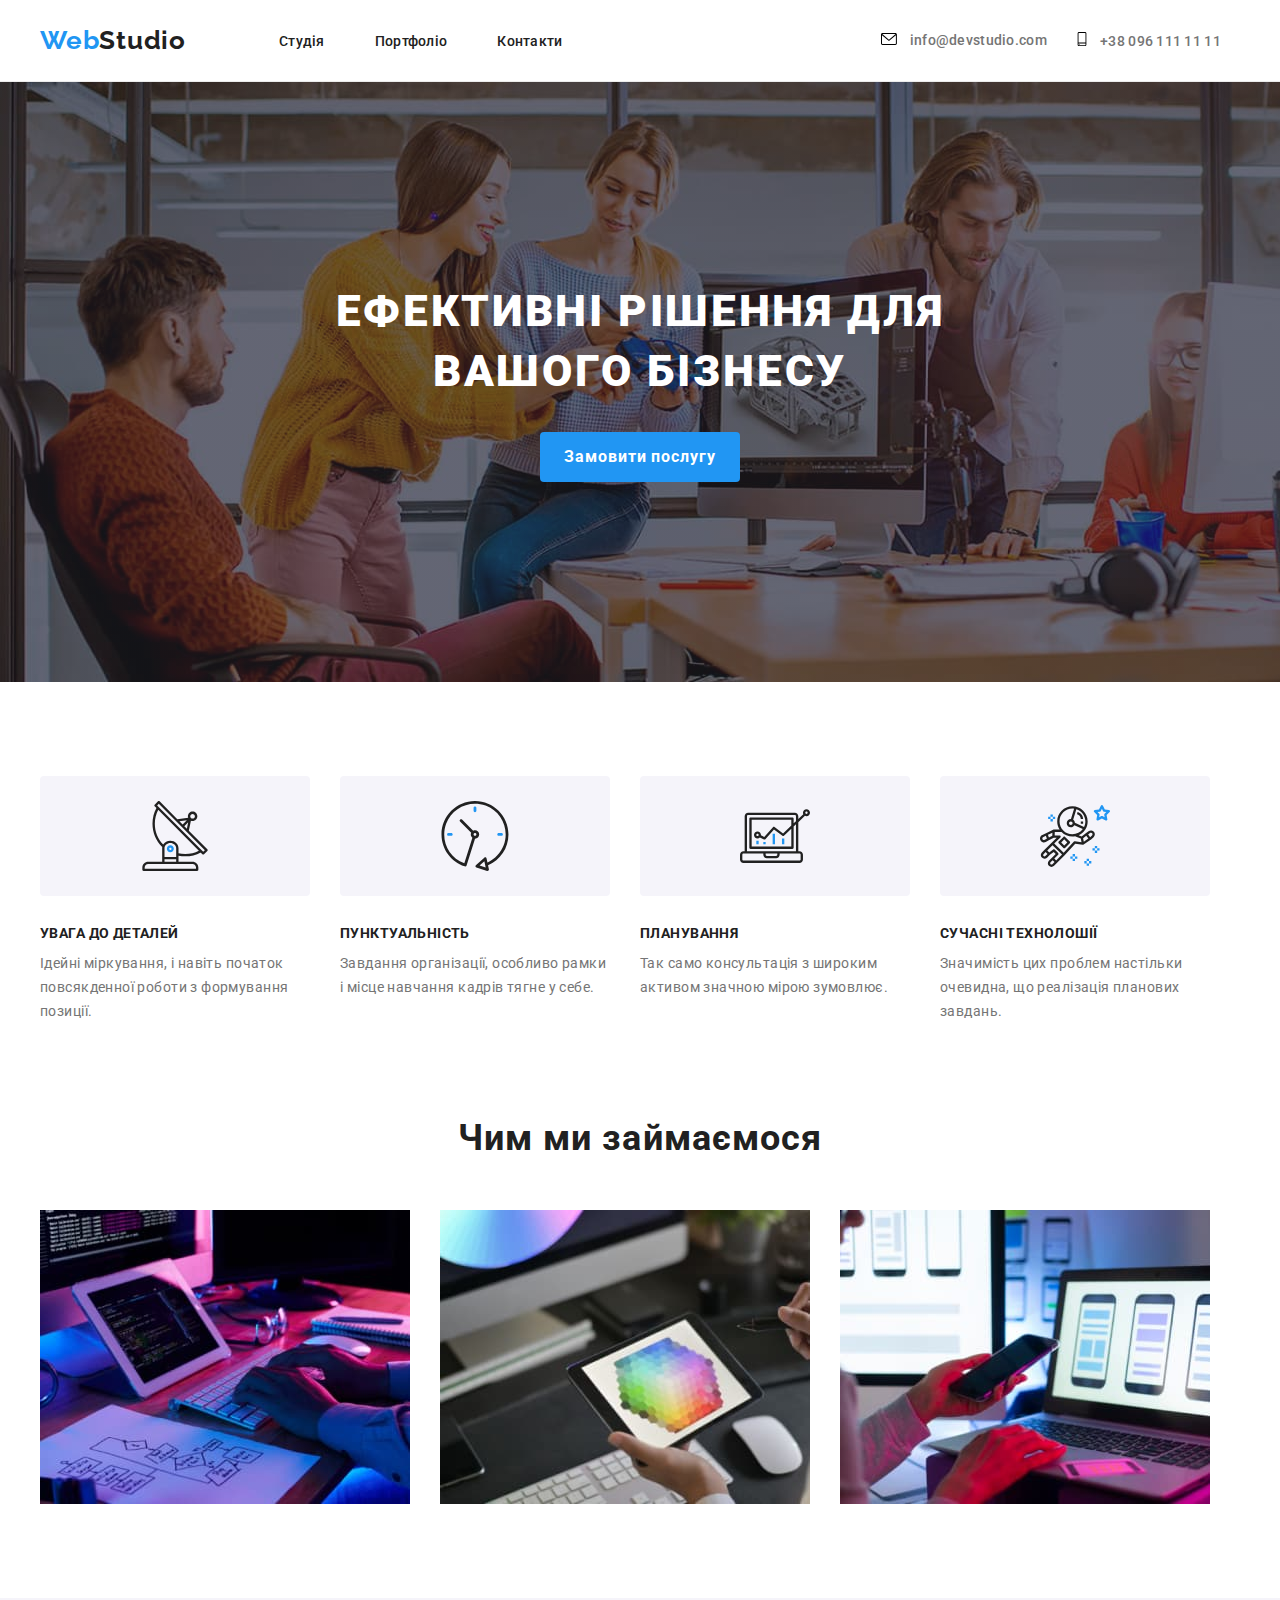
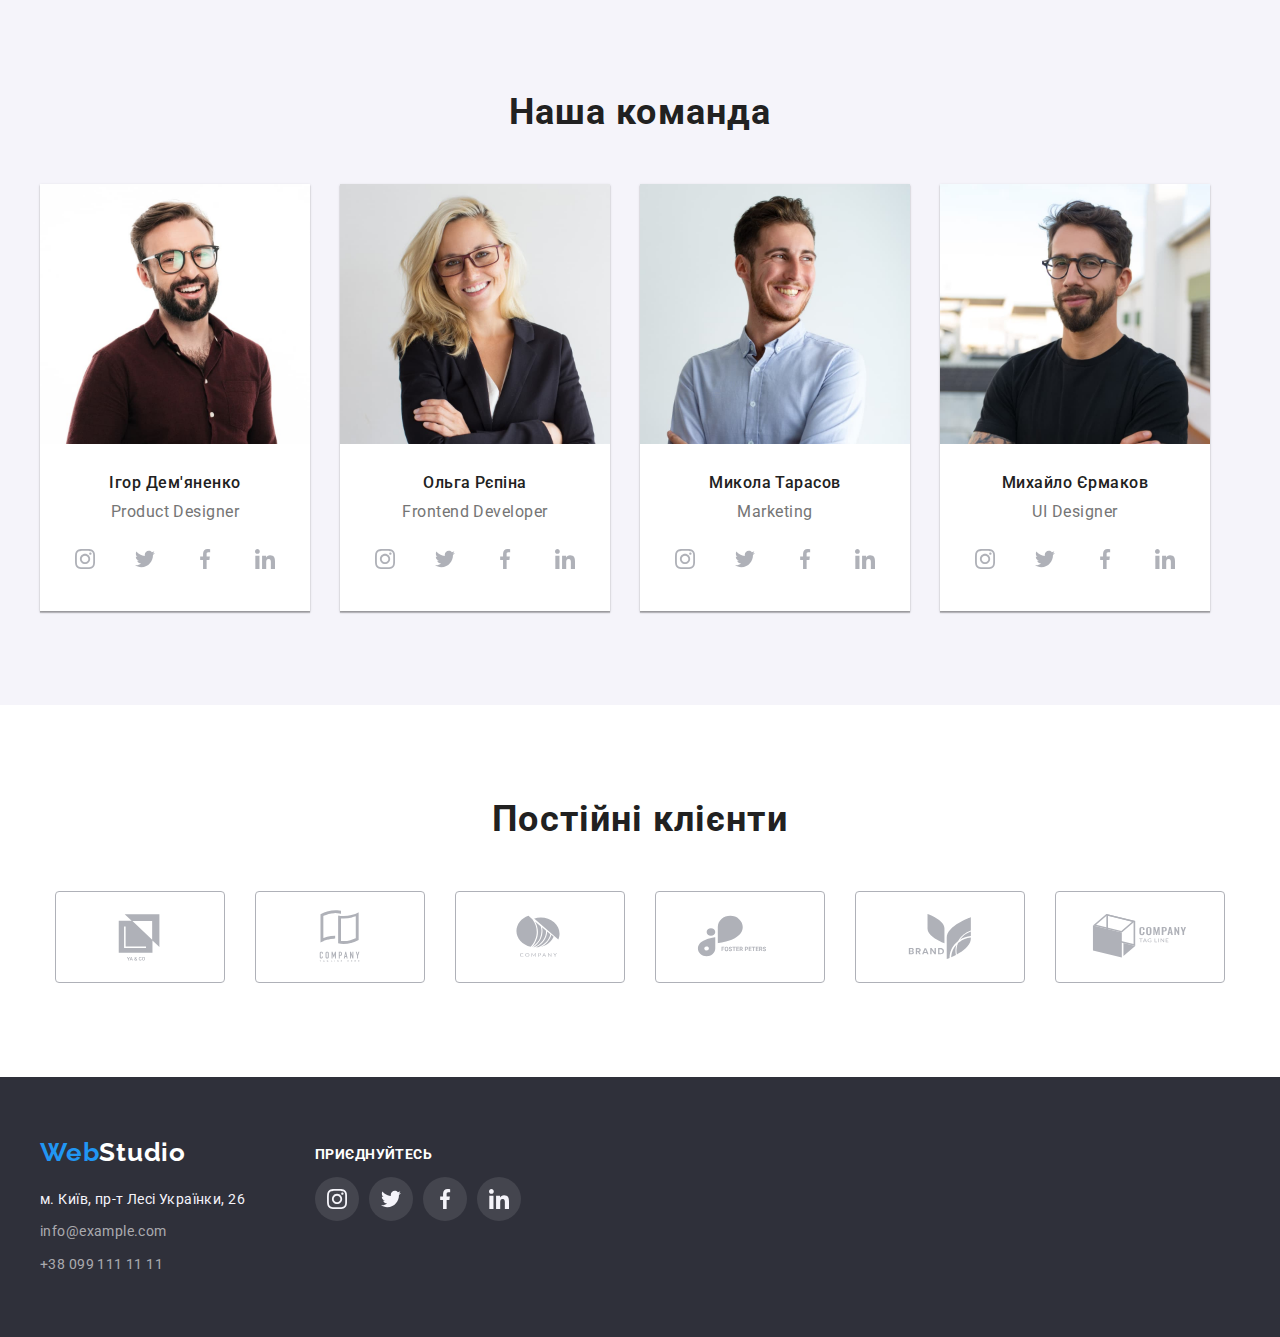
<file: index.html>
<!DOCTYPE html>
<html lang="uk">
  <head>
    <meta charset="UTF-8" />
    <meta http-equiv="X-UA-Compatible" content="IE=edge" />
    <meta name="viewport" content="width=device-width, initial-scale=1.0" />

    <link rel="preconnect" href="https://fonts.googleapis.com" />
    <link rel="preconnect" href="https://fonts.gstatic.com" crossorigin />
    <link
      href="https://fonts.googleapis.com/css2?family=Raleway:wght@700&family=Roboto:wght@400;500;700;900&display=swap"
      rel="stylesheet"
    />

    <link
      rel="stylesheet"
      href="https://cdnjs.cloudflare.com/ajax/libs/modern-normalize/1.1.0/modern-normalize.min.css"
    />
    <link rel="stylesheet" href="./css/styles.css" />
    <title>Студія</title>
  </head>

  <body>
    <header class="page-header">
      <div class="container head-container">
        <nav class="navigation">
          <a class="logo-link" href="./index.html" lang="eu"
            ><span class="logo">Web</span>Studio</a
          >
          <ul class="navigation-list">
            <li class="item">
              <a class="header-link" href="./index.html">Студія</a>
            </li>
            <li class="item">
              <a class="header-link" href="./portfolio.html">Портфоліо</a>
            </li>
            <li class="item">
              <a class="header-link" href="#">Контакти</a>
            </li>
          </ul>
        </nav>
        <ul class="hed-adrr">
          <li class="hed-adrr-item">
            <a class="header-address-link" href="mailto:info@devstudio.com">
              <svg class="hed-adrr-svg-envelope" width="16" height="12">
                <use href="./images/icons.svg#icon-envelope"></use>
              </svg>
              info@devstudio.com</a
            >
          </li>
          <li class="hed-adrr-item">
            <a class="header-address-link" href="tel:+380961111111">
              <svg class="hed-adrr-svg-smartphone" width="10" height="14">
                <use href="./images/icons.svg#icon-smartphone"></use>
              </svg>
              +38 096 111 11 11</a
            >
          </li>
        </ul>
      </div>
    </header>
    <main>
      <section class="main-section">
        <div class="container hero-container">
          <h1 class="hero-title">Ефективні рішення для <br />вашого бізнесу</h1>
          <button class="button" type="button">Замовити послугу</button>
        </div>
      </section>
      <section class="section benefits-section">
        <div class="container">
          <h2 class="visually-hidden">Переваги студії</h2>
          <ul class="benefits-list">
            <li class="list benefits-list-item">
              <div class="benefits-list-box">
                <svg class="benefits-list-item-icon" width="70" height="70">
                  <use href="./images/icons.svg#icon-antenna"></use>
                </svg>
              </div>
              <h3 class="main-title">Увага до деталей</h3>
              <p class="main-subtitle">
                Ідейні міркування, і навіть початок повсякденної роботи з
                формування позиції.
              </p>
            </li>
            <li class="list benefits-list-item">
              <div class="benefits-list-box">
                <svg class="benefits-list-item-icon" width="70" height="70">
                  <use href="./images/icons.svg#icon-clock"></use>
                </svg>
              </div>
              <h3 class="main-title">Пунктуальність</h3>
              <p class="main-subtitle">
                Завдання організації, особливо рамки і місце навчання кадрів
                тягне у себе.
              </p>
            </li>
            <li class="list benefits-list-item">
              <div class="benefits-list-box">
                <svg class="benefits-list-item-icon" width="70" height="70">
                  <use href="./images/icons.svg#icon-diagram"></use>
                </svg>
              </div>
              <h3 class="main-title">Планування</h3>
              <p class="main-subtitle">
                Так само консультація з широким активом значною мірою зумовлює.
              </p>
            </li>
            <li class="list benefits-list-item">
              <div class="benefits-list-box">
                <svg class="benefits-list-item-icon" width="70" height="70">
                  <use href="./images/icons.svg#icon-astronaut"></use>
                </svg>
              </div>
              <h3 class="main-title">Сучасні технолошії</h3>
              <p class="main-subtitle">
                Значимість цих проблем настільки очевидна, що реалізація
                планових завдань.
              </p>
            </li>
          </ul>
        </div>
      </section>
      <section class="section">
        <div class="container">
          <h2 class="activities">Чим ми займаємося</h2>
          <ul class="list list-activites">
            <li class="list-item-activites">
              <img
                src="./images/slide/slide.jpg"
                alt="гаджети на столі"
                width="370"
                height="294"
              />
            </li>
            <li class="list-item-activites">
              <img
                src="./images/slide/slide2.jpg"
                alt="гаджети на столі"
                width="370"
                height="294"
              />
            </li>
            <li class="list-item-activites">
              <img
                src="./images/slide/slide3.jpg"
                alt="гаджети на столі"
                width="370"
                height="294"
              />
            </li>
          </ul>
        </div>
      </section>
      <section class="section-team">
        <div class="container">
          <h2 class="main-team">Наша команда</h2>
          <ul class="list main-team-list">
            <li class="team-item">
              <img
                class="img-workers"
                src="./images/our-team/img.jpg"
                alt="фотокартка працівника"
                width="270"
                height="260"
              />
              <div class="team-container">
                <h3 class="workers">Ігор Дем'яненко</h3>
                <p class="professions" lang="en">Product Designer</p>
                <ul class="socials-list">
                  <li class="socials-item">
                    <a class="socials-link" href="#">
                      <svg width="20" height="20">
                        <use href="./images/icons.svg#icon-instagram"></use>
                      </svg>
                    </a>
                  </li>
                  <li class="socials-item">
                    <a class="socials-link" href="#">
                      <svg width="20" height="20">
                        <use href="./images/icons.svg#icon-twitter"></use>
                      </svg>
                    </a>
                  </li>
                  <li class="socials-item">
                    <a class="socials-link" href="#">
                      <svg width="20" height="20">
                        <use href="./images/icons.svg#icon-facebook"></use>
                      </svg>
                    </a>
                  </li>
                  <li class="socials-item">
                    <a class="socials-link" href="#">
                      <svg width="20" height="20">
                        <use href="./images/icons.svg#icon-linkedin"></use>
                      </svg>
                    </a>
                  </li>
                </ul>
              </div>
            </li>
            <li class="team-item">
              <img
                class="img-workers"
                src="./images/our-team/img-1.jpg"
                alt="фотокартка працівника"
                width="270"
                height="260"
              />
              <div class="team-container">
                <h3 class="workers">Ольга Рєпіна</h3>
                <p class="professions" lang="en">Frontend Developer</p>
                <ul class="socials-list">
                  <li class="socials-item">
                    <a class="socials-link" href="#">
                      <svg width="20" height="20">
                        <use href="./images/icons.svg#icon-instagram"></use>
                      </svg>
                    </a>
                  </li>
                  <li class="socials-item">
                    <a class="socials-link" href="#">
                      <svg width="20" height="20">
                        <use href="./images/icons.svg#icon-twitter"></use>
                      </svg>
                    </a>
                  </li>
                  <li class="socials-item">
                    <a class="socials-link" href="#">
                      <svg width="20" height="20">
                        <use href="./images/icons.svg#icon-facebook"></use>
                      </svg>
                    </a>
                  </li>
                  <li class="socials-item">
                    <a class="socials-link" href="#">
                      <svg width="20" height="20">
                        <use href="./images/icons.svg#icon-linkedin"></use>
                      </svg>
                    </a>
                  </li>
                </ul>
              </div>
            </li>
            <li class="team-item">
              <img
                class="img-workers"
                src="./images/our-team/img-2.jpg"
                alt="фотокартка працівника"
                width="270"
                height="260"
              />
              <div class="team-container">
                <h3 class="workers">Микола Тарасов</h3>
                <p class="professions" lang="en">Marketing</p>
                <ul class="socials-list">
                  <li class="socials-item">
                    <a class="socials-link" href="#">
                      <svg width="20" height="20">
                        <use href="./images/icons.svg#icon-instagram"></use>
                      </svg>
                    </a>
                  </li>
                  <li class="socials-item">
                    <a class="socials-link" href="#">
                      <svg width="20" height="20">
                        <use href="./images/icons.svg#icon-twitter"></use>
                      </svg>
                    </a>
                  </li>
                  <li class="socials-item">
                    <a class="socials-link" href="#">
                      <svg width="20" height="20">
                        <use href="./images/icons.svg#icon-facebook"></use>
                      </svg>
                    </a>
                  </li>
                  <li class="socials-item">
                    <a class="socials-link" href="#">
                      <svg width="20" height="20">
                        <use href="./images/icons.svg#icon-linkedin"></use>
                      </svg>
                    </a>
                  </li>
                </ul>
              </div>
            </li>
            <li class="team-item">
              <img
                class="img-workers"
                src="./images/our-team/img-3.jpg"
                alt="фотокартка працівника"
                width="270"
                height="260"
              />
              <div class="team-container">
                <h3 class="workers">Михайло Єрмаков</h3>
                <p class="professions" lang="en">UI Designer</p>
                <ul class="socials-list">
                  <li class="socials-item">
                    <a class="socials-link" href="#">
                      <svg width="20" height="20">
                        <use href="./images/icons.svg#icon-instagram"></use>
                      </svg>
                    </a>
                  </li>
                  <li class="socials-item">
                    <a class="socials-link" href="#">
                      <svg width="20" height="20">
                        <use href="./images/icons.svg#icon-twitter"></use>
                      </svg>
                    </a>
                  </li>
                  <li class="socials-item">
                    <a class="socials-link" href="#">
                      <svg width="20" height="20">
                        <use href="./images/icons.svg#icon-facebook"></use>
                      </svg>
                    </a>
                  </li>
                  <li class="socials-item">
                    <a class="socials-link" href="#">
                      <svg width="20" height="20">
                        <use href="./images/icons.svg#icon-linkedin"></use>
                      </svg>
                    </a>
                  </li>
                </ul>
              </div>
            </li>
          </ul>
        </div>
      </section>
      <section class="section-clients">
        <div class="container">
          <h2 class="regular-clients">Постійні клієнти</h2>
          <ul class="clients-list">
            <li class="clients-item">
              <a class="clients-link" href="#">
                <svg width="106" height="60">
                  <use href="./images/icons.svg#icon-Logo-1"></use>
                </svg>
              </a>
            </li>
            <li class="clients-item">
              <a class="clients-link" href="#">
                <svg width="106" height="60">
                  <use href="./images/icons.svg#icon-Logo-2"></use>
                </svg>
              </a>
            </li>
            <li class="clients-item">
              <a class="clients-link" href="#">
                <svg width="106" height="60">
                  <use href="./images/icons.svg#icon-Logo-3"></use>
                </svg>
              </a>
            </li>
            <li class="clients-item">
              <a class="clients-link" href="#">
                <svg width="106" height="60">
                  <use href="./images/icons.svg#icon-Logo-4"></use>
                </svg>
              </a>
            </li>
            <li class="clients-item">
              <a class="clients-link" href="#">
                <svg width="106" height="60">
                  <use href="./images/icons.svg#icon-Logo-5"></use>
                </svg>
              </a>
            </li>
            <li class="clients-item">
              <a class="clients-link" href="#">
                <svg width="106" height="60">
                  <use href="./images/icons.svg#icon-Logo-6"></use>
                </svg>
              </a>
            </li>
          </ul>
        </div>
      </section>
    </main>
    <footer class="footer">
      <div class="container container-footer">
        <div>
          <a class="logo-link-footer" href="./index.html" lang="eu"
            ><span class="logo">Web</span>Studio</a
          >
          <address>
            <ul class="list">
              <li>
                <a
                  class="address"
                  href="https://goo.gl/maps/mHFJTk9Zax856aNb7"
                  target="_blank"
                  rel="noopener noreferrer"
                  >м. Київ, пр-т Лесі Українки, 26</a
                >
              </li>
              <li>
                <a class="footer-kontakts" href="mailto:info@example.com"
                  >info@example.com</a
                >
              </li>
              <li>
                <a class="footer-kontakts" href="tel:+380991111111"
                  >+38 099 111 11 11</a
                >
              </li>
            </ul>
          </address>
        </div>
        <div class="joins-box">
          <h3 class="joins">ПРИЄДНУЙТЕСЬ</h3>
          <ul class="socials-list-foot">
            <li class="socials-item-foot">
              <a class="socials-link-foot" href="#">
                <svg width="20" height="20">
                  <use href="./images/icons.svg#icon-instagram"></use>
                </svg>
              </a>
            </li>
            <li class="socials-item-foot">
              <a class="socials-link-foot" href="#">
                <svg width="20" height="20">
                  <use href="./images/icons.svg#icon-twitter"></use>
                </svg>
              </a>
            </li>
            <li class="socials-item-foot">
              <a class="socials-link-foot" href="#">
                <svg width="20" height="20">
                  <use href="./images/icons.svg#icon-facebook"></use>
                </svg>
              </a>
            </li>
            <li class="socials-item-foot">
              <a class="socials-link-foot" href="#">
                <svg width="20" height="20">
                  <use href="./images/icons.svg#icon-linkedin"></use>
                </svg>
              </a>
            </li>
          </ul>
        </div>
      </div>
    </footer>
  </body>
</html>
</file>
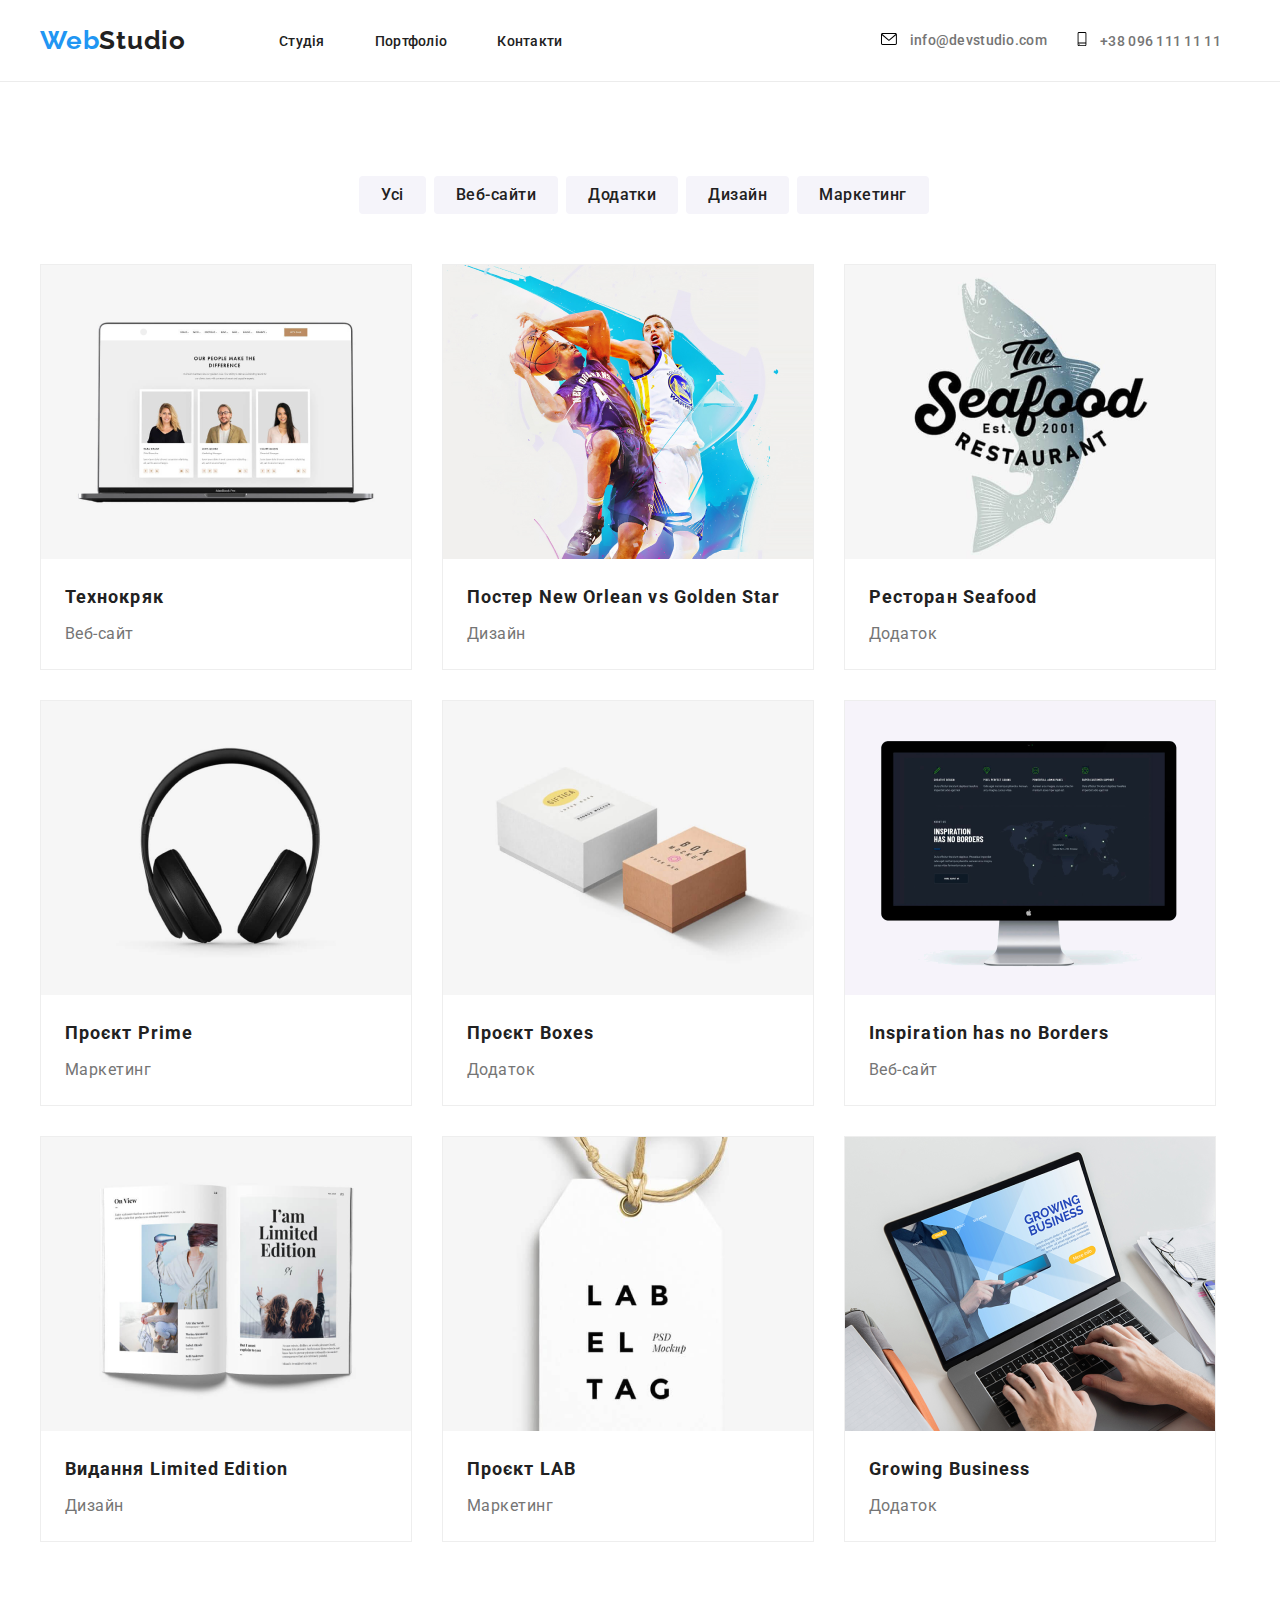
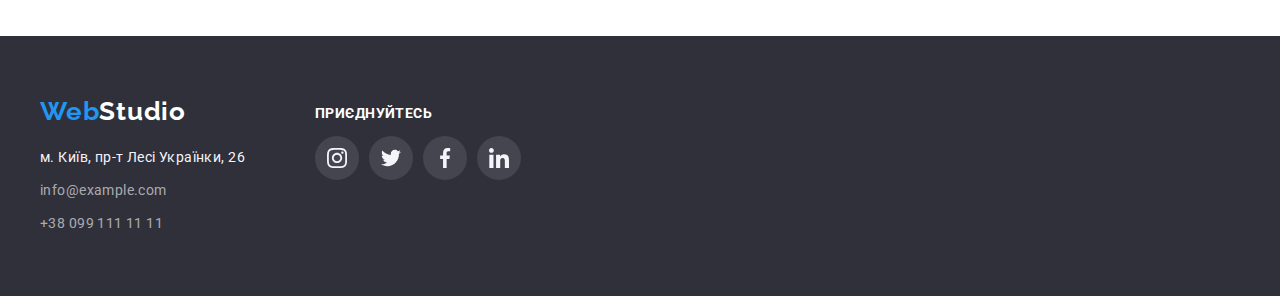
<file: portfolio.html>
<!DOCTYPE html>
<html lang="uk">
  <head>
    <meta charset="UTF-8" />
    <meta http-equiv="X-UA-Compatible" content="IE=edge" />
    <meta name="viewport" content="width=device-width, initial-scale=1.0" />

    <link rel="preconnect" href="https://fonts.googleapis.com" />
    <link rel="preconnect" href="https://fonts.gstatic.com" crossorigin />
    <link
      href="https://fonts.googleapis.com/css2?family=Raleway:wght@700&family=Roboto:wght@400;500;700;900&display=swap"
      rel="stylesheet"
    />

    <link
      rel="stylesheet"
      href="https://cdnjs.cloudflare.com/ajax/libs/modern-normalize/1.1.0/modern-normalize.min.css"
    />
    <link rel="stylesheet" href="./css/styles.css" />
    <title>Portfolio</title>
  </head>

  <body>
    <header class="page-header">
      <div class="container head-container">
        <nav class="navigation">
          <a class="logo-link" href="./index.html" lang="eu"
            ><span class="logo">Web</span>Studio</a
          >
          <ul class="navigation-list">
            <li class="item">
              <a class="header-link" href="./index.html">Студія</a>
            </li>
            <li class="item">
              <a class="header-link" href="./portfolio.html">Портфоліо</a>
            </li>
            <li class="item">
              <a class="header-link" href="#">Контакти</a>
            </li>
          </ul>
        </nav>
        <ul class="hed-adrr">
          <li class="hed-adrr-item">
            <a class="header-address-link" href="mailto:info@devstudio.com">
              <svg class="hed-adrr-svg-envelope" width="16" height="12">
                <use href="./images/icons.svg#icon-envelope"></use>
              </svg>
              info@devstudio.com</a
            >
          </li>
          <li class="hed-adrr-item">
            <a class="header-address-link" href="tel:+380961111111">
              <svg class="hed-adrr-svg-smartphone" width="10" height="14">
                <use href="./images/icons.svg#icon-smartphone"></use>
              </svg>
              +38 096 111 11 11</a
            >
          </li>
        </ul>
      </div>
    </header>
    <main>
      <section class="section-portfolio">
        <div class="container">
          <h1 class="visually-hidden">Список кнопок</h1>
          <ul class="button-list">
            <li>
              <button class="button-portfolio" type="button">Усі</button>
            </li>
            <li>
              <button class="button-portfolio" type="button">Веб-сайти</button>
            </li>
            <li>
              <button class="button-portfolio" type="button">Додатки</button>
            </li>
            <li>
              <button class="button-portfolio" type="button">Дизайн</button>
            </li>
            <li>
              <button class="button-portfolio" type="button">Маркетинг</button>
            </li>
          </ul>
        </div>
        <div class="container">
          <h2 class="visually-hidden">Список портфоліо</h2>
          <ul class="list-portfolio">
            <li class="list-portholio-item">
              <img
                class="portfolio-img"
                src="./images/portfolio/img.png"
                alt="ноутбук на столі"
                width="370"
                height="294"
              />
              <div class="list-porth-item-cont">
                <h3 class="progects">Технокряк</h3>
                <p class="portfolio-list">Веб-сайт</p>
              </div>
            </li>
            <li class="list-portholio-item">
              <img
                class="portfolio-img"
                src="./images/portfolio/img-1.png"
                alt="Чоловіки грають в баскетбол"
                width="370"
                height="294"
              />
              <div class="list-porth-item-cont">
                <h3 class="progects">Постер New Orlean vs Golden Star</h3>
                <p class="portfolio-list">Дизайн</p>
              </div>
            </li>
            <li class="list-portholio-item">
              <img
                class="portfolio-img"
                src="./images/portfolio/img-2.png"
                alt="Намальований кит"
                width="370"
                height="294"
              />
              <div class="list-porth-item-cont">
                <h3 class="progects">Ресторан Seafood</h3>
                <p class="portfolio-list">Додаток</p>
              </div>
            </li>
            <li class="list-portholio-item">
              <img
                class="portfolio-img"
                src="./images/portfolio/img-3.png"
                alt="Навушники"
                width="370"
                height="294"
              />
              <div class="list-porth-item-cont">
                <h3 class="progects">Проєкт Prime</h3>
                <p class="portfolio-list">Маркетинг</p>
              </div>
            </li>
            <li class="list-portholio-item">
              <img
                class="portfolio-img"
                src="./images/portfolio/img-4.png"
                alt="Коробки"
                width="370"
                height="294"
              />
              <div class="list-porth-item-cont">
                <h3 class="progects">Проєкт Boxes</h3>
                <p class="portfolio-list">Додаток</p>
              </div>
            </li>
            <li class="list-portholio-item">
              <img
                class="portfolio-img"
                src="./images/portfolio/img-5.png"
                alt="Монітор"
                width="370"
                height="294"
              />
              <div class="list-porth-item-cont">
                <h3 class="progects">Inspiration has no Borders</h3>
                <p class="portfolio-list">Веб-сайт</p>
              </div>
            </li>
            <li class="list-portholio-item">
              <img
                class="portfolio-img"
                src="./images/portfolio/img-6.png"
                alt="Журнал"
                width="370"
                height="294"
              />
              <div class="list-porth-item-cont">
                <h3 class="progects">Видання Limited Edition</h3>
                <p class="portfolio-list">Дизайн</p>
              </div>
            </li>
            <li class="list-portholio-item">
              <img
                class="portfolio-img"
                src="./images/portfolio/img-7.png"
                alt="Етикетка"
                width="370"
                height="294"
              />
              <div class="list-porth-item-cont">
                <h3 class="progects">Проєкт LAB</h3>
                <p class="portfolio-list">Маркетинг</p>
              </div>
            </li>
            <li class="list-portholio-item">
              <img
                class="portfolio-img"
                src="./images/portfolio/img-8.png"
                alt="Користування ноутбуком"
                width="370"
                height="294"
              />
              <div class="list-porth-item-cont">
                <h3 class="progects">Growing Business</h3>
                <p class="portfolio-list">Додаток</p>
              </div>
            </li>
          </ul>
        </div>
      </section>
    </main>
    <footer class="footer">
      <div class="container container-footer">
        <div>
          <a class="logo-link-footer" href="./index.html" lang="eu"
            ><span class="logo">Web</span>Studio</a
          >
          <address>
            <ul class="list">
              <li>
                <a
                  class="address"
                  href="https://goo.gl/maps/mHFJTk9Zax856aNb7"
                  target="_blank"
                  rel="noopener noreferrer"
                  >м. Київ, пр-т Лесі Українки, 26</a
                >
              </li>
              <li>
                <a class="footer-kontakts" href="mailto:info@example.com"
                  >info@example.com</a
                >
              </li>
              <li>
                <a class="footer-kontakts" href="tel:+380991111111"
                  >+38 099 111 11 11</a
                >
              </li>
            </ul>
          </address>
        </div>
        <div class="joins-box">
          <h3 class="joins">ПРИЄДНУЙТЕСЬ</h3>
          <ul class="socials-list-foot">
            <li class="socials-item-foot">
              <a class="socials-link-foot" href="#">
                <svg width="20" height="20">
                  <use href="./images/icons.svg#icon-instagram"></use>
                </svg>
              </a>
            </li>
            <li class="socials-item-foot">
              <a class="socials-link-foot" href="#">
                <svg width="20" height="20">
                  <use href="./images/icons.svg#icon-twitter"></use>
                </svg>
              </a>
            </li>
            <li class="socials-item-foot">
              <a class="socials-link-foot" href="#">
                <svg width="20" height="20">
                  <use href="./images/icons.svg#icon-facebook"></use>
                </svg>
              </a>
            </li>
            <li class="socials-item-foot">
              <a class="socials-link-foot" href="#">
                <svg width="20" height="20">
                  <use href="./images/icons.svg#icon-linkedin"></use>
                </svg>
              </a>
            </li>
          </ul>
        </div>
      </div>
    </footer>
  </body>
</html>
</file>
<file: css/styles.css>
:root {
  --color-primary: #212121;
  --color-secondary: #757575;
  --color-text-button: #ffffff;
  --color-background-button: #2196f3;
  --color-active-button: #188ce8;
  --color-background-hero-title: #2f303a;
  --color-portfolio-background-button: #f5f4fa;
  --color-address-: #ffffff99;
  --color-social-icon: #afb1b8;
}

.html {
  box-sizing: border-box;
}

/* *,
*::before,
*::after {
  box-sizing: inherit;
} */

body {
  margin: 0;
  color: var(--color-primary);
  font-family: "Roboto", "sans-serif";
  font-size: 14px;
}

ul {
  margin: 0;
  padding: 0;
  list-style-type: none;
}

img {
  display: block;
  max-width: 100%;
  height: auto;
}

h1,
h2,
h3,
h4,
h5,
h6,
p {
  margin-top: 0;
}

.container {
  width: 1200px;
  margin: 0 auto;
  padding: 0 0px;
}

/* Header */

.page-header {
  border-bottom: 1px solid #ececec;
}

.head-container {
  display: flex;
  align-items: center;
}

/* Навигация хедера */

.navigation {
  display: flex;
}

.logo-link {
  display: block;
  padding-top: 24px;
  padding-bottom: 25px;

  color: var(--color-primary);
  font-family: "raleway", "sans-serif";
  text-decoration: none;
  font-size: 26px;
  line-height: 1.17;
  font-weight: 700;
  letter-spacing: 0.03em;
}

.logo {
  color: var(--color-background-button);
}

.navigation-list {
  display: flex;
  margin-left: 93px;
}

.navigation-list .item + .item {
  margin-left: 50px;
}

.header-link {
  padding-top: 32px;
  padding-bottom: 32px;
  display: block;

  color: var(--color-primary);
  text-decoration: none;
  font-weight: 500;
  font-size: 14px;
  line-height: 1.17;
  letter-spacing: 0.02em;
}

.header-link:hover {
  color: var(--color-background-button);
}

.header-link:focus {
  color: var(--color-background-button);
}

/* Адрес ссылки хедера */

.hed-adrr {
  display: flex;
  margin-left: 318px;
}

.hed-adrr .hed-adrr-item + .hed-adrr-item {
  margin-left: 30px;
}

.hed-adrr-svg-envelope {
  margin-right: 10px;
}

.hed-adrr-svg-smartphone {
  margin-right: 10px;
}

.header-address-link {
  padding-top: 32px;
  padding-bottom: 32px;
  display: block;

  color: var(--color-secondary);
  text-decoration: none;
  font-weight: 500;
  font-size: 14px;
  line-height: 1.17;
  letter-spacing: 0.02em;
}

.header-address-link:hover {
  color: var(--color-background-button);
  fill: #2196f3;
}

.header-address-link:focus {
  color: var(--color-background-button);
  fill: #2196f3;
}

.main-section {
  padding-top: 200px;
  background-color: var(--color-background-hero-title);
  padding-bottom: 200px;

  max-width: 1600px;
  height: 600px;
  margin-left: auto;
  margin-right: auto;
  background-image: linear-gradient(
      to right,
      rgba(47, 48, 58, 0.4),
      rgba(47, 48, 58, 0.4)
    ),
    url(../images/home-work-four/fon.jpg);
}

/* main-section */

.section {
  padding-bottom: 94px;
}

.hero-container {
  text-align: center;
}

.hero-title {
  display: block;
  margin: 0 0 30px;

  color: var(--color-text-button);
  text-transform: uppercase;
  text-align: center;
  font-weight: 900;
  font-size: 44px;
  line-height: 1.36;
  letter-spacing: 0.06em;
}

.button {
  display: inline-block;
  padding: 10px 24px;
  min-width: 152px;
  text-align: center;

  color: var(--color-text-button);
  background-color: var(--color-background-button);
  border-radius: 4px;
  border: none;
  cursor: pointer;
  font-family: inherit;
  font-size: 16px;
  line-height: 1.87;
  font-weight: 700;
  letter-spacing: 0.06em;
}

.visually-hidden {
  position: absolute;
  white-space: nowrap;
  width: 1px;
  height: 1px;
  overflow: hidden;
  border: 0;
  padding: 0;
  clip: rect(0 0 0 0);
  clip-path: inset(50%);
  margin: -1px;
}

.button:hover {
  background-color: var(--color-active-button);
}

.button:focus {
  background-color: var(--color-active-button);
}

.hero-fon {
  max-width: 1600px;
  height: 600px;
  margin-left: auto;
  margin-right: auto;
  background-image: url(../images/home-work-four/fon.jpg);
}

/* Преимущества */

.benefits-section {
  padding-top: 94px;
}

.benefits-list {
  display: flex;
}

.benefits-list-item {
  margin-right: 30px;
}

.benefits-list-box {
  display: flex;
  align-items: center;
  justify-content: center;
  border-radius: 4px;

  height: 120px;
  background-color: var(--color-portfolio-background-button);
  
  margin-bottom: 30px;
}

.main-title {
  margin-bottom: 10px;

  text-transform: uppercase;
  font-weight: 700;
  font-size: 14px;
  line-height: 1.14;
  letter-spacing: 0.03em;
}

.main-subtitle {
  display: block;
  width: 270px;
  margin-bottom: 0;

  color: var(--color-secondary);
  line-height: 1.71;
  letter-spacing: 0.03em;
}

/* Чим ми займаємось */

.activities {
  margin-bottom: 50px;

  text-align: center;
  font-weight: 700;
  font-size: 36px;
  line-height: 1.16;
  letter-spacing: 0.03em;
}

.list-activites {
  display: flex;
  justify-content: space-between;
}

.list-item-activites {
  margin-right: 30px;
}

/* Наша команда */

.section-team {
  background-color: var(--color-portfolio-background-button);
  padding-bottom: 94px;
  padding-top: 94px;
}

.main-team-list {
  display: flex;
}

.team-item {
  background-color: var(--color-text-button);
  margin-right: 30px;

  box-shadow: 0px 1px 3px rgba(0, 0, 0, 0.12), 0px 1px 1px rgba(0, 0, 0, 0.14),
    0px 2px 1px rgba(0, 0, 0, 0.2);
}

.main-team {
  margin-bottom: 50px;

  font-weight: 700;
  font-size: 36px;
  line-height: 1.16;
  text-align: center;
  letter-spacing: 0.03em;
}

.team-container {
  padding-top: 30px;
  padding-bottom: 30px;
}

.workers {
  margin-bottom: 10px;

  font-weight: 500;
  font-size: 16px;
  line-height: 1.18;
  letter-spacing: 0.03em;
  text-align: center;
}

.professions {
  margin-bottom: 16px;

  color: var(--color-secondary);
  font-size: 16px;
  line-height: 1.18;
  letter-spacing: 0.03em;
  text-align: center;
}

.socials-list {
  display: flex;
  align-items: center;
  justify-content: center;
  gap: 16px;
}

.socials-item {
  width: 44px;
  height: 44px;
}

.socials-link {
  display: flex;
  align-items: center;
  justify-content: center;
  width: 100%;
  height: 100%;
  border-radius: 50%;
  fill: var(--color-social-icon);
  background: rgba(255, 255, 255, 0.1);
}

.socials-link:hover {
  background-color: var(--color-background-button);
  fill: var(--color-text-button);
}

.socials-link:focus {
  background-color: var(--color-background-button);
  fill: var(--color-text-button);
}

/* Постійні клієнти */

.section-clients {
  padding-top: 94px;
  padding-bottom: 94px;
}

.regular-clients {
  margin-bottom: 50px;

  font-weight: 700;
  font-size: 36px;
  line-height: 1.16;
  text-align: center;
  letter-spacing: 0.03em;
}

.clients-list {
  display: flex;
  align-items: center;
  justify-content: center;
  gap: 30px;
}

.clients-item {
  width: 170px;
  height: 92px;
  border: 1px solid #afb1b8;
  border-radius: 4px;
}

.clients-link {
  display: flex;
  align-items: center;
  justify-content: center;
  width: 100%;
  height: 100%;
  fill: #afb1b8;
}

.clients-link:hover {
  fill: var(--color-background-button);
  border-radius: 4px;
  border: 1px solid var(--color-background-button);
}

.clients-link:focus {
  fill: var(--color-background-button);
  border-radius: 4px;
  border: 1px solid var(--color-background-button);
}

/* Подвал он же footer */

.footer {
  background-color: var(--color-background-hero-title);
  padding-top: 60px;
  padding-bottom: 60px;
}

.container-footer {
  display: flex;
}

.logo-link-footer {
  display: block;

  color: var(--color-text-button);
  font-family: "raleway", "sans-serif";
  text-decoration: none;
  font-size: 26px;
  line-height: 1.17;
  font-weight: 700;
  letter-spacing: 0.03em;
}

.joins-box {
  margin-left: 70px;
}

.joins {
  display: block;
  padding-top: 10px;

  color: var(--color-text-button);

  text-decoration: none;
  font-weight: 700;
  font-size: 14px;
  line-height: 1.14;
  letter-spacing: 0.03em;
  text-transform: uppercase;
}

.address {
  display: block;
  margin-top: 20px;

  color: var(--color-portfolio-background-button);
  text-decoration: none;
  font-style: normal;
  letter-spacing: 0.03em;
  line-height: 1.71;
}

.address:hover {
  color: var(--color-background-button);
}

.address:focus {
  color: var(--color-background-button);
}

.footer-kontakts {
  display: block;
  margin-top: 9px;

  color: var(--color-address-);
  text-decoration: none;
  font-style: normal;
  letter-spacing: 0.03em;
  line-height: 1.71;
}

.footer-kontakts:hover {
  color: var(--color-background-button);
}

.footer-kontakts:focus {
  color: var(--color-background-button);
}

.socials-list-foot {
  display: flex;
  align-items: center;
  justify-content: center;
  gap: 10px;
}

.socials-item-foot {
  width: 44px;
  height: 44px;
}

.socials-link-foot {
  display: flex;
  align-items: center;
  justify-content: center;
  width: 100%;
  height: 100%;
  border-radius: 50%;
  fill: var(--color-portfolio-background-button);
  background: rgba(255, 255, 255, 0.1);
}
/* Портфоліо кнопки */

.section-portfolio {
  padding-top: 94px;
  padding-bottom: 94px;
}

.button-list {
  display: flex;
  margin-bottom: 50px;

  justify-content: center;
}

.button-portfolio {
  margin-left: 8px;
  display: inline-block;
  padding: 6px 22px;
  text-align: center;

  color: var(--color-primary);
  background-color: var(--color-portfolio-background-button);
  border-radius: 4px;
  border: none;
  cursor: pointer;
  font-family: inherit;
  font-weight: 500;
  font-size: 16px;
  line-height: 1.62;
  letter-spacing: 0.03em;
}

.button-portfolio:focus {
  color: var(--color-text-button);
  background-color: var(--color-active-button);
  box-shadow: 0px 3px 1px rgba(0, 0, 0, 0.1), 0px 1px 2px rgba(0, 0, 0, 0.08),
    0px 2px 2px rgba(0, 0, 0, 0.12);
}

.button-portfolio:hover {
  color: var(--color-text-button);
  background-color: var(--color-active-button);
  box-shadow: 0px 3px 1px rgba(0, 0, 0, 0.1), 0px 1px 2px rgba(0, 0, 0, 0.08),
    0px 2px 2px rgba(0, 0, 0, 0.12);
}

/* Портфоліо список з зображеннями */

.list-portfolio {
  display: flex;
  flex-wrap: wrap;
  gap: 30px;
  justify-content: flex-start;
}

.list-portholio-item:hover {
  box-shadow: 0px 1px 1px rgba(0, 0, 0, 0.12), 0px 4px 4px rgba(0, 0, 0, 0.06),
    1px 4px 6px rgba(0, 0, 0, 0.16);
}

.list-portholio-item {
  border: 1px solid #eeeeee;
}

.list-porth-item-cont {
  padding-top: 20px;
  padding-bottom: 20px;
  padding-left: 24px;
  padding-right: 24px;
}

.progects {
  margin-bottom: 4px;

  font-size: 18px;
  line-height: 2;
  letter-spacing: 0.06em;
}

.portfolio-list {
  margin-bottom: 0;

  color: var(--color-secondary);
  font-size: 16px;
  line-height: 1.87;
  letter-spacing: 0.03em;
}
</file>
